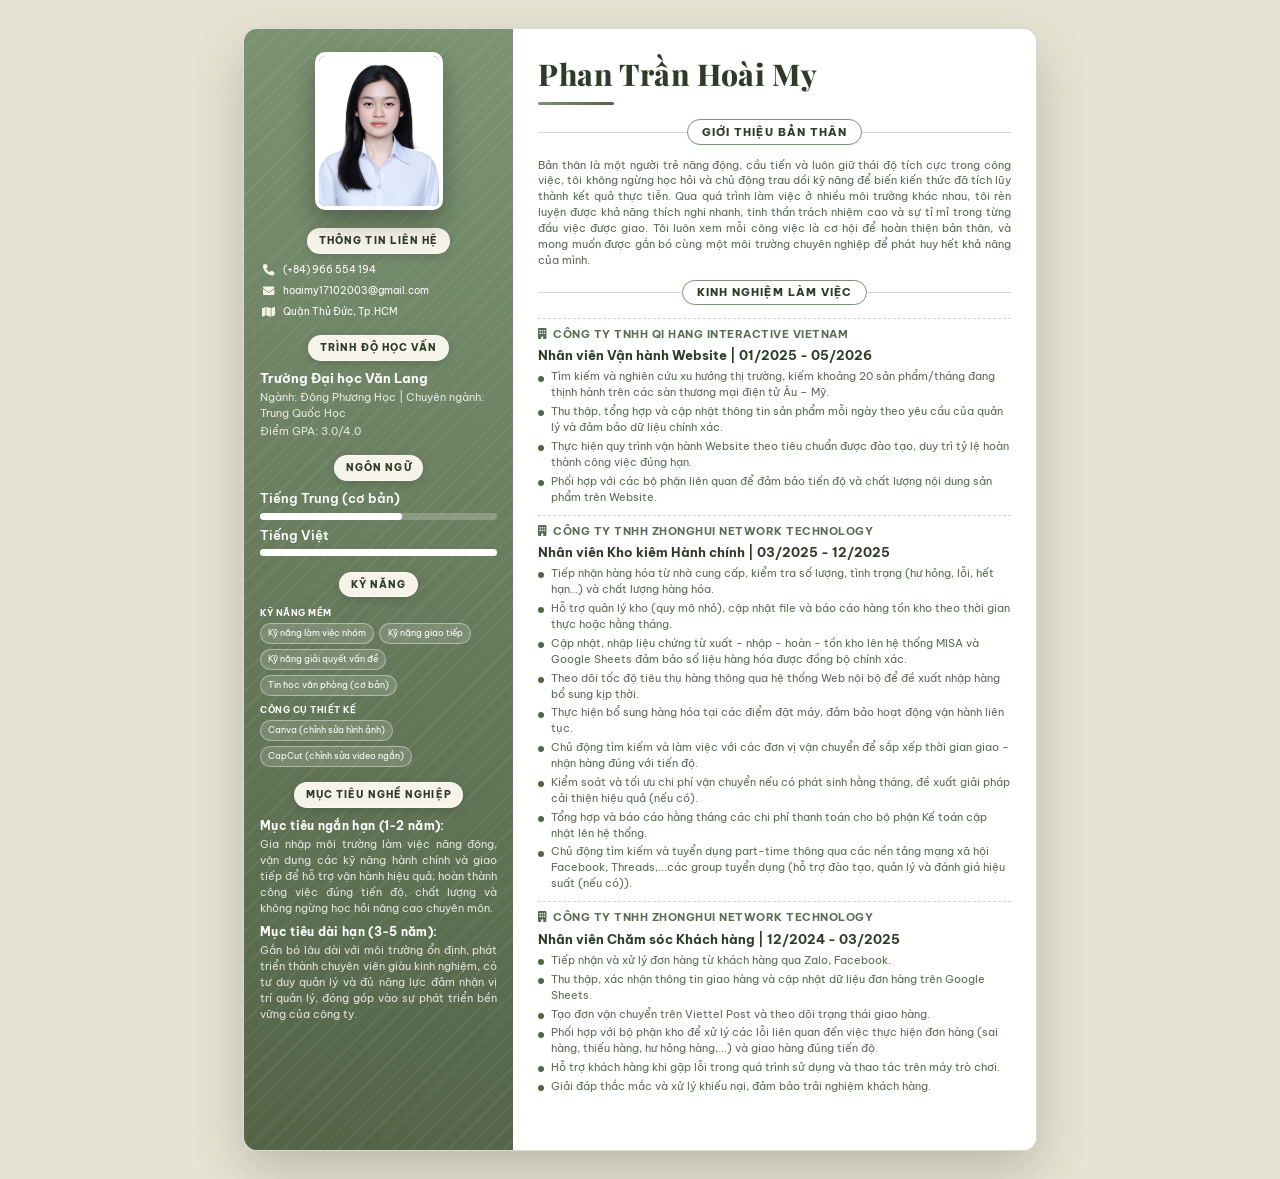
<file: index.html>
<html>

<head>
  <meta charset="UTF-8" />
  <meta name="viewport" content="width=device-width, initial-scale=1.0" />
  <link href="style.css" rel="stylesheet" />
  <link rel="stylesheet" href="https://cdnjs.cloudflare.com/ajax/libs/font-awesome/6.4.0/css/all.min.css" />
  <link rel="preconnect" href="https://fonts.googleapis.com" />
  <link rel="preconnect" href="https://fonts.gstatic.com" crossorigin />
  <link
    href="https://fonts.googleapis.com/css2?family=Be+Vietnam+Pro:wght@400;500;600;700;800&family=Playfair+Display:wght@700;800;900&display=swap"
    rel="stylesheet" />
  <title>Phan Trần Hoài My</title>
</head>

<body>
  <div class="cv">
    <aside class="sidebar">
      <div class="sidebar-photo">
        <img src="avatar.jpg" alt="Avatar" id="avatar" />
      </div>

      <section class="contact">
        <h2><span>Thông tin liên hệ</span></h2>
        <div class="contact-list">
          <p>
            <i class="fa fa-phone" aria-hidden="true"></i>
            <a href="callto:+84966554194">(+84) 966 554 194</a>
          </p>
          <p>
            <i class="fa fa-envelope" aria-hidden="true"></i>
            <a href="mailto:hoaimy17102003@gmail.com">hoaimy17102003@gmail.com</a>
          </p>
          <p>
            <i class="fa fa-map" aria-hidden="true"></i>
            <a href="https://www.google.com/maps/place/Th%E1%BB%A7+%C4%90%E1%BB%A9c+District,+Ho+Chi+Minh+City,+Vietnam/@10.8547564,106.7119431,13z/data=!3m1!4b1!4m6!3m5!1s0x3174d85e042bf04b:0xbb26baec1664394d!8m2!3d10.8576945!4d106.7411559!16s%2Fg%2F11qpnyr11y?entry=ttu&g_ep=EgoyMDI0MTIwOC4wIKXMDSoASAFQAw%3D%3D"
              target="_blank">Quận Thủ Đức, Tp.HCM</a>
          </p>
        </div>
      </section>

      <section class="edu">
        <h2><span>Trình độ học vấn</span></h2>
        <p><strong>Trường Đại học Văn Lang</strong></p>
        <p>Ngành: Đông Phương Học | Chuyên ngành: Trung Quốc Học</p>
        <p>Điểm GPA: 3.0/4.0</p>
      </section>

      <section class="languages">
        <h2><span>Ngôn ngữ</span></h2>
        <div class="language">
          <p>Tiếng Trung (cơ bản)</p>
          <div class="level-bar">
            <span class="level-chinese"></span>
          </div>
        </div>

        <div class="language">
          <p>Tiếng Việt</p>
          <div class="level-bar">
            <span class="level-vietnamese"></span>
          </div>
        </div>
      </section>

      <section class="skills">
        <h2><span>Kỹ năng</span></h2>
        <div class="skills-container">
          <div class="category">
            <p><strong>Kỹ năng mềm</strong></p>
            <ul>
              <li>Kỹ năng làm việc nhóm</li>
              <li>Kỹ năng giao tiếp</li>
              <li>Kỹ năng giải quyết vấn đề</li>
              <li>Tin học văn phòng (cơ bản)</li>
            </ul>
          </div>
          <div class="category">
            <p><strong>Công cụ thiết kế</strong></p>
            <ul>
              <li>Canva (chỉnh sửa hình ảnh)</li>
              <li>CapCut (chỉnh sửa video ngắn)</li>
            </ul>
          </div>
        </div>
      </section>

      <section class="goals">
        <h2><span>Mục tiêu nghề nghiệp</span></h2>
        <h3>Mục tiêu ngắn hạn (1-2 năm):</h3>
        <p>
          Gia nhập môi trường làm việc năng động, vận dụng các kỹ năng hành chính và giao tiếp để hỗ trợ vận hành hiệu
          quả; hoàn thành công việc đúng tiến độ, chất lượng và không ngừng học hỏi nâng cao chuyên môn.
        </p>
        <h3>Mục tiêu dài hạn (3-5 năm):</h3>
        <p>
          Gắn bó lâu dài với môi trường ổn định, phát triển thành chuyên viên giàu kinh nghiệm, có tư duy quản lý
          và đủ năng lực đảm nhận vị trí quản lý, đóng góp vào sự phát triển bền vững của công ty.
        </p>
      </section>
    </aside>

    <main class="content">
      <div class="content-header">
        <h1>Phan Trần Hoài My</h1>
        <!-- <h1 id="chineseName">Vị trí ứng tuyển</h1> -->
      </div>

      <section class="about">
        <h2><span>GIỚI THIỆU BẢN THÂN</span></h2>
        <p id="about">
          Bản thân là một người trẻ năng động, cầu tiến và luôn giữ thái độ tích cực trong công việc, tôi không ngừng học hỏi và chủ động trau dồi kỹ năng để biến kiến thức đã tích lũy thành kết quả thực tiễn. Qua quá trình làm việc ở nhiều môi trường khác nhau, tôi rèn luyện được khả năng thích nghi nhanh, tinh thần trách nhiệm cao và sự tỉ mỉ trong từng đầu việc được giao. Tôi luôn xem mỗi công việc là cơ hội để hoàn thiện bản thân, và mong muốn được gắn bó cùng một môi trường chuyên nghiệp để phát huy hết khả năng của mình.
        </p>
      </section>

      <section class="experience">
        <h2><span>KINH NGHIỆM LÀM VIỆC</span></h2>
        <div class="job">
          <p class="job-company"><i class="fa-solid fa-building"></i> <strong>Công ty TNHH QI HANG Interactive
              Vietnam</strong></p>
          <h3>Nhân viên Vận hành Website | 01/2025 - 05/2026</h3>
          <ul>
            <li>Tìm kiếm và nghiên cứu xu hướng thị trường, kiếm khoảng 20 sản phẩm/tháng đang thịnh hành trên các sàn
              thương mại điện tử Âu – Mỹ.</li>
            <li>Thu thập, tổng hợp và cập nhật thông tin sản phẩm mỗi ngày theo yêu cầu của quản lý và đảm bảo dữ liệu
              chính xác.</li>
            <li>Thực hiện quy trình vận hành Website theo tiêu chuẩn được đào tạo, duy trì tỷ lệ hoàn thành công việc
              đúng hạn.</li>
            <li>Phối hợp với các bộ phận liên quan để đảm bảo tiến độ và chất lượng nội dung sản phẩm trên Website.
            </li>
          </ul>
        </div>
        <div class="job">
          <p class="job-company"><i class="fa-solid fa-building"></i> <strong>Công ty TNHH Zhonghui Network
              Technology</strong></p>
          <h3>Nhân viên Kho kiêm Hành chính | 03/2025 - 12/2025</h3>
          <ul>
            <li>Tiếp nhận hàng hóa từ nhà cung cấp, kiểm tra số lượng, tình trạng (hư hỏng, lỗi, hết hạn…) và chất lượng hàng hóa.</li>
            <li>Hỗ trợ quản lý kho (quy mô nhỏ), cập nhật file và báo cáo hàng tồn kho theo thời gian thực hoặc
              hằng tháng.</li>
            <li>Cập nhật, nhập liệu chứng từ xuất - nhập - hoàn - tồn kho lên hệ thống MISA và Google
Sheets đảm bảo số liệu hàng hóa được đồng bộ chính xác.</li>
            <li>Theo dõi tốc độ tiêu thụ hàng thông qua hệ thống Web nội bộ để đề xuất nhập hàng bổ sung kịp thời.</li>
            <li>Thực hiện bổ sung hàng hóa tại các điểm đặt máy, đảm bảo hoạt động vận hành liên tục.</li>
            <li>Chủ động tìm kiếm và làm việc với các đơn vị vận chuyển để sắp xếp thời gian giao - nhận hàng đúng với tiến độ.</li>
            <li>Kiểm soát và tối ưu chi phí vận chuyển nếu có phát sinh hằng tháng, đề xuất giải pháp cải thiện hiệu quả (nếu có).</li>
            <li>Tổng hợp và báo cáo hằng tháng các chi phí thanh toán cho bộ phận Kế toán cập nhật lên hệ thống.</li>
            <li>Chủ động tìm kiếm và tuyển dụng part-time thông qua các nền tảng mạng xã hội Facebook, Threads,...các group tuyển dụng (hỗ trợ đào tạo, quản lý và đánh giá hiệu suất (nếu có)).</li>
          </ul>
        </div>
        <div class="job">
          <p class="job-company"><i class="fa-solid fa-building"></i> <strong>Công ty TNHH Zhonghui Network
              Technology</strong></p>
          <h3>Nhân viên Chăm sóc Khách hàng | 12/2024 - 03/2025</h3>
          <ul>
            <li>Tiếp nhận và xử lý đơn hàng từ khách hàng qua Zalo, Facebook.</li>
            <li>Thu thập, xác nhận thông tin giao hàng và cập nhật dữ liệu đơn hàng trên Google Sheets.</li>
            <li>Tạo đơn vận chuyển trên Viettel Post và theo dõi trạng thái giao hàng.</li>
            <li>Phối hợp với bộ phận kho để xử lý các lỗi liên quan đến việc thực hiện đơn hàng (sai hàng, thiếu hàng, hư hỏng hàng,...) và giao hàng đúng tiến độ.</li>
            <li>Hỗ trợ khách hàng khi gặp lỗi trong quá trình sử dụng và thao tác trên máy trò chơi.</li>
            <li>Giải đáp thắc mắc và xử lý khiếu nại, đảm bảo trải nghiệm khách hàng.</li>
          </ul>
        </div>
      </section>
    </main>
  </div>
</body>

</html>
</file>
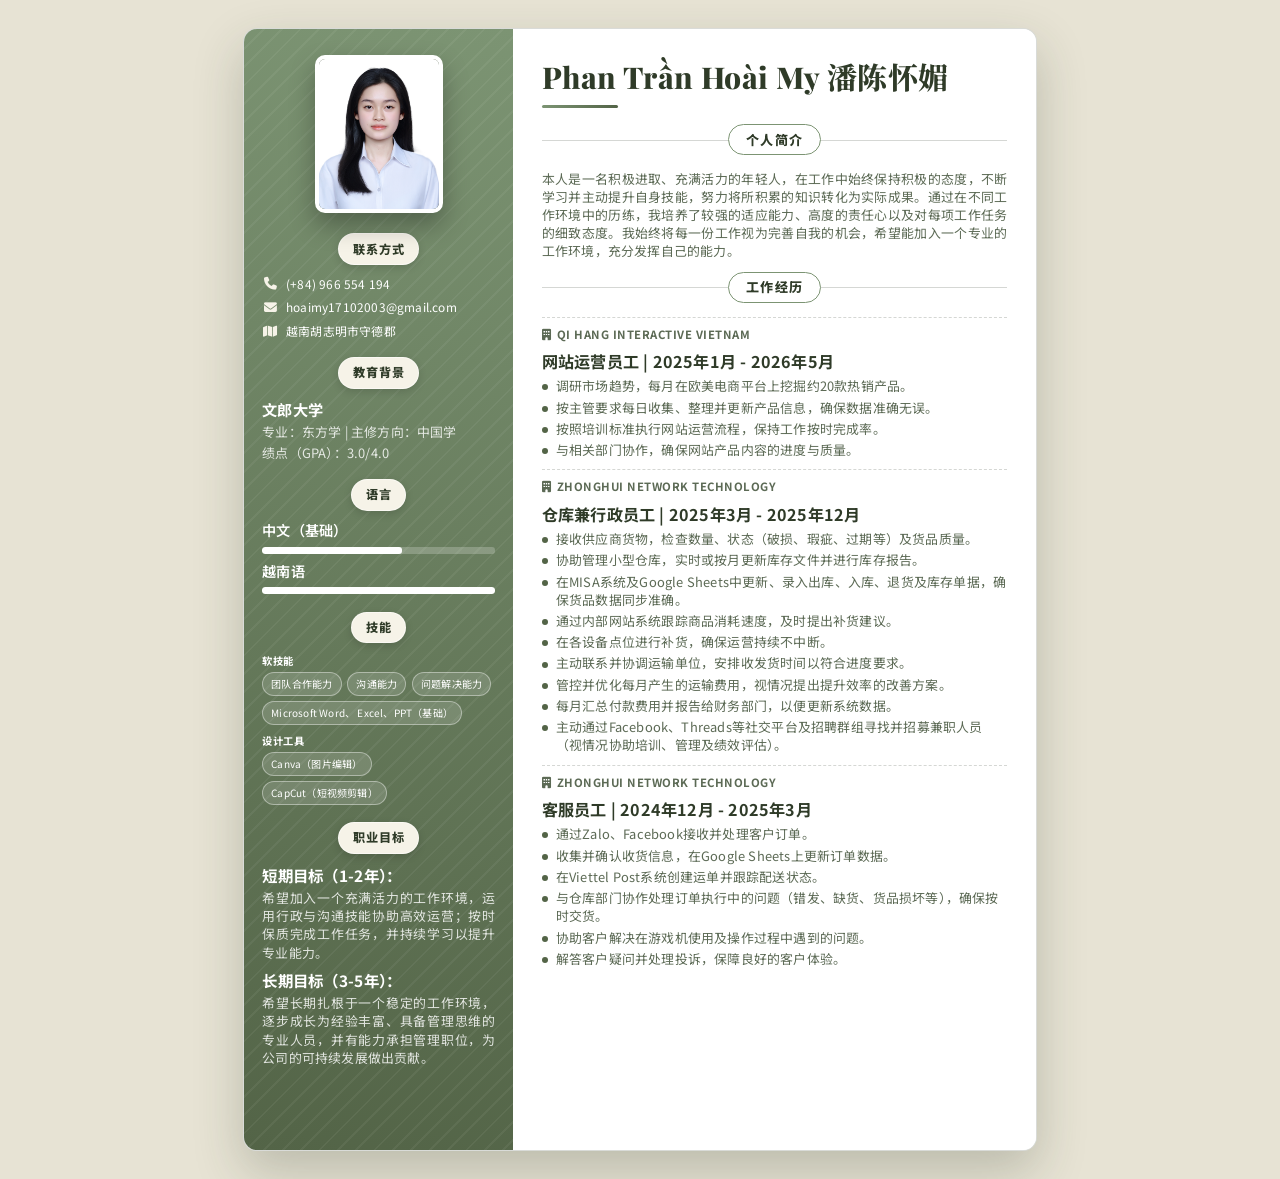
<file: index-zh.html>
<html lang="zh-CN">

<head>
  <meta charset="UTF-8" />
  <meta name="viewport" content="width=device-width, initial-scale=1.0" />
  <link href="style.css" rel="stylesheet" />
  <link rel="stylesheet" href="https://cdnjs.cloudflare.com/ajax/libs/font-awesome/6.4.0/css/all.min.css" />
  <link rel="preconnect" href="https://fonts.googleapis.com" />
  <link rel="preconnect" href="https://fonts.gstatic.com" crossorigin />
  <link
    href="https://fonts.googleapis.com/css2?family=Be+Vietnam+Pro:wght@400;500;600;700;800&family=Playfair+Display:wght@700;800;900&family=Noto+Sans+SC:wght@400;500;600;700;800&family=Noto+Serif+SC:wght@700;800;900&display=swap"
    rel="stylesheet" />
  <title>Phan Trần Hoài My</title>
</head>

<body>
  <div class="cv">
    <aside class="sidebar">
      <div class="sidebar-photo">
        <img src="avatar.jpg" alt="Avatar" id="avatar" />
      </div>

      <section class="contact">
        <h2><span>联系方式</span></h2>
        <div class="contact-list">
          <p>
            <i class="fa fa-phone" aria-hidden="true"></i>
            <a href="callto:+84966554194">(+84) 966 554 194</a>
          </p>
          <p>
            <i class="fa fa-envelope" aria-hidden="true"></i>
            <a href="mailto:hoaimy17102003@gmail.com">hoaimy17102003@gmail.com</a>
          </p>
          <p>
            <i class="fa fa-map" aria-hidden="true"></i>
            <a href="https://www.google.com/maps/place/Th%E1%BB%A7+%C4%90%E1%BB%A9c+District,+Ho+Chi+Minh+City,+Vietnam/@10.8547564,106.7119431,13z/data=!3m1!4b1!4m6!3m5!1s0x3174d85e042bf04b:0xbb26baec1664394d!8m2!3d10.8576945!4d106.7411559!16s%2Fg%2F11qpnyr11y?entry=ttu&g_ep=EgoyMDI0MTIwOC4wIKXMDSoASAFQAw%3D%3D"
              target="_blank">越南胡志明市守德郡</a>
          </p>
        </div>
      </section>

      <section class="edu">
        <h2><span>教育背景</span></h2>
        <p><strong>文郎大学</strong></p>
        <p>专业：东方学 | 主修方向：中国学</p>
        <p>绩点（GPA）：3.0/4.0</p>
      </section>

      <section class="languages">
        <h2><span>语言</span></h2>
        <div class="language">
          <p>中文（基础）</p>
          <div class="level-bar">
            <span class="level-chinese"></span>
          </div>
        </div>

        <div class="language">
          <p>越南语</p>
          <div class="level-bar">
            <span class="level-vietnamese"></span>
          </div>
        </div>
      </section>

      <section class="skills">
        <h2><span>技能</span></h2>
        <div class="skills-container">
          <div class="category">
            <p><strong>软技能</strong></p>
            <ul>
              <li>团队合作能力</li>
              <li>沟通能力</li>
              <li>问题解决能力</li>
              <li>Microsoft Word、 Excel、PPT（基础）</li>
            </ul>
          </div>
          <div class="category">
            <p><strong>设计工具</strong></p>
            <ul>
              <li>Canva（图片编辑）</li>
              <li>CapCut（短视频剪辑）</li>
            </ul>
          </div>
        </div>
      </section>

      <section class="goals">
        <h2><span>职业目标</span></h2>
        <h3>短期目标（1-2年）：</h3>
        <p>
          希望加入一个充满活力的工作环境，运用行政与沟通技能协助高效运营；按时保质完成工作任务，并持续学习以提升专业能力。
        </p>
        <h3>长期目标（3-5年）：</h3>
        <p>
          希望长期扎根于一个稳定的工作环境，逐步成长为经验丰富、具备管理思维的专业人员，并有能力承担管理职位，为公司的可持续发展做出贡献。
        </p>
      </section>
    </aside>

    <main class="content">
      <div class="content-header">
        <h1>Phan Trần Hoài My 潘陈怀媚</h1>
        <!-- <h1 id="chineseName">应聘职位</h1> -->
      </div>

      <section class="about">
        <h2><span>个人简介</span></h2>
        <p id="about">
          本人是一名积极进取、充满活力的年轻人，在工作中始终保持积极的态度，不断学习并主动提升自身技能，努力将所积累的知识转化为实际成果。通过在不同工作环境中的历练，我培养了较强的适应能力、高度的责任心以及对每项工作任务的细致态度。我始终将每一份工作视为完善自我的机会，希望能加入一个专业的工作环境，充分发挥自己的能力。
        </p>
      </section>

      <section class="experience">
        <h2><span>工作经历</span></h2>
        <div class="job">
          <p class="job-company"><i class="fa-solid fa-building"></i> <strong>QI HANG Interactive
              Vietnam</strong></p>
          <h3>网站运营员工 | 2025年1月 - 2026年5月</h3>
          <ul>
            <li>调研市场趋势，每月在欧美电商平台上挖掘约20款热销产品。</li>
            <li>按主管要求每日收集、整理并更新产品信息，确保数据准确无误。</li>
            <li>按照培训标准执行网站运营流程，保持工作按时完成率。</li>
            <li>与相关部门协作，确保网站产品内容的进度与质量。</li>
          </ul>
        </div>
        <div class="job">
          <p class="job-company"><i class="fa-solid fa-building"></i> <strong>Zhonghui Network
              Technology</strong></p>
          <h3>仓库兼行政员工 | 2025年3月 - 2025年12月</h3>
          <ul>
            <li>接收供应商货物，检查数量、状态（破损、瑕疵、过期等）及货品质量。</li>
            <li>协助管理小型仓库，实时或按月更新库存文件并进行库存报告。</li>
            <li>在MISA系统及Google Sheets中更新、录入出库、入库、退货及库存单据，确保货品数据同步准确。</li>
            <li>通过内部网站系统跟踪商品消耗速度，及时提出补货建议。</li>
            <li>在各设备点位进行补货，确保运营持续不中断。</li>
            <li>主动联系并协调运输单位，安排收发货时间以符合进度要求。</li>
            <li>管控并优化每月产生的运输费用，视情况提出提升效率的改善方案。</li>
            <li>每月汇总付款费用并报告给财务部门，以便更新系统数据。</li>
            <li>主动通过Facebook、Threads等社交平台及招聘群组寻找并招募兼职人员（视情况协助培训、管理及绩效评估）。</li>
          </ul>
        </div>
        <div class="job">
          <p class="job-company"><i class="fa-solid fa-building"></i> <strong>Zhonghui Network
              Technology</strong></p>
          <h3>客服员工 | 2024年12月 - 2025年3月</h3>
          <ul>
            <li>通过Zalo、Facebook接收并处理客户订单。</li>
            <li>收集并确认收货信息，在Google Sheets上更新订单数据。</li>
            <li>在Viettel Post系统创建运单并跟踪配送状态。</li>
            <li>与仓库部门协作处理订单执行中的问题（错发、缺货、货品损坏等），确保按时交货。</li>
            <li>协助客户解决在游戏机使用及操作过程中遇到的问题。</li>
            <li>解答客户疑问并处理投诉，保障良好的客户体验。</li>
          </ul>
        </div>
      </section>
    </main>
  </div>
</body>

</html>
</file>
<file: style.css>
:root {
  --sage-deep: #536447;
  --sage: #7c9473;
  --sage-soft: #a9bd98;
  --cream: #f6f3e8;
  --ink: #2f3b28;
  --text-muted: #5c6a55;
  --divider-green: rgba(47, 59, 40, 0.2);
  --page-bg: #e7e3d4;
}

* {
  box-sizing: border-box;
}

body {
  font-family:
    "Be Vietnam Pro",
    "Segoe UI",
    -apple-system,
    BlinkMacSystemFont,
    sans-serif;
  font-size: 11.4px;
  line-height: 1.42;
  color: var(--text-muted);
  margin: 0;
  padding: 0;
  background-color: var(--page-bg);
}

/* Chinese CJK text is denser than the Vietnamese original at the same
   font-size, leaving the A4 page under-filled — scale it up to match.
   "Be Vietnam Pro" has no CJK glyphs, so Chinese text falls back to
   whatever the OS happens to have — swap in a proper CJK typeface and
   give it a touch of letter-spacing for legibility. */
html[lang="zh-CN"] body {
  font-family:
    "Noto Sans SC",
    "Be Vietnam Pro",
    "Segoe UI",
    -apple-system,
    BlinkMacSystemFont,
    sans-serif;
  font-size: 12.9px;
  letter-spacing: 0.2px;
}

html[lang="zh-CN"] .content-header h1 {
  font-family: "Playfair Display", "Noto Serif SC", "Be Vietnam Pro", serif;
}

/* CJK glyphs fill their em-box more solidly than Latin letters, so the
   same em-ratios used for the Vietnamese version read as a flatter
   hierarchy here — give headings/labels extra lift relative to body
   text so job titles and section pills stay clearly dominant. */
html[lang="zh-CN"] .content h3 {
  font-size: 1.25em;
}

html[lang="zh-CN"] .goals h3 {
  font-size: 1.2em;
}

html[lang="zh-CN"] .sidebar h2 span {
  font-size: 0.86em;
}

html[lang="zh-CN"] .content section > h2 span {
  font-size: 0.92em;
}

html[lang="zh-CN"] .job-company {
  font-size: 0.88em;
}

html[lang="zh-CN"] .edu p strong {
  font-size: 1.18em;
}

i {
  margin-right: 0.5em;
}

p {
  margin: 0.2em auto;
  line-height: 1.4;
}

h2 {
  font-size: 1.1em;
  font-weight: 700;
  margin: 0;
}

.cv {
  width: 210mm;
  min-height: 297mm;
  margin: 28px auto;
  border-radius: 14px;
  overflow: hidden;
  box-shadow: 0 20px 50px rgba(47, 59, 40, 0.24);
  border: 1px solid rgba(47, 59, 40, 0.18);
  background-color: #ffffff;
  display: flex;
}

/* ================= SIDEBAR ================= */

.sidebar {
  width: 34%;
  flex-shrink: 0;
  background-image:
    repeating-linear-gradient(
      135deg,
      rgba(255, 255, 255, 0.05) 0 2px,
      transparent 2px 13px
    ),
    linear-gradient(190deg, var(--sage) 0%, var(--sage-deep) 100%);
  color: rgba(255, 255, 255, 0.88);
  padding: 2em 1.4em 1.6em;
  -webkit-print-color-adjust: exact;
  print-color-adjust: exact;
}

.sidebar-photo {
  position: relative;
  width: 128px;
  height: 158px;
  margin: 0 auto 1.6em;
  border-radius: 10px;
  overflow: hidden;
  background-color: #3f4d36;
  border: 4px solid #ffffff;
  box-shadow: 0 12px 26px rgba(0, 0, 0, 0.3);
}

.sidebar-photo::before {
  content: "";
  position: absolute;
  inset: -9px;
  border: 2px solid rgba(255, 255, 255, 0.45);
  border-radius: 16px;
  transform: rotate(-4deg);
  z-index: -1;
}

.sidebar-photo img {
  width: 100%;
  height: 100%;
  object-fit: cover;
  object-position: center top;
  display: block;
}

.sidebar section {
  margin-bottom: 1.35em;
}

.sidebar section:last-child {
  margin-bottom: 0;
}

.sidebar h2 {
  display: table;
  margin: 0 auto 0.75em;
}

.sidebar h2 span {
  display: inline-block;
  background-color: var(--cream);
  color: var(--ink);
  font-size: 0.78em;
  font-weight: 800;
  letter-spacing: 1.1px;
  text-transform: uppercase;
  padding: 0.5em 1.1em;
  border-radius: 999px;
  border: 1.5px solid rgba(255, 255, 255, 0.55);
  box-shadow: 0 3px 8px rgba(0, 0, 0, 0.14);
}

.sidebar p {
  color: rgba(255, 255, 255, 0.82);
  font-size: 1em;
}

.sidebar section p strong {
  color: #ffffff;
}

.edu p strong {
  font-size: 1.1em;
}

.contact-list p {
  display: flex;
  align-items: center;
  gap: 0.6em;
  margin: 0 0 0.55em;
}

.contact-list p:last-child {
  margin-bottom: 0;
}

.contact-list i {
  flex-shrink: 0;
  width: 16px;
  text-align: center;
  margin-right: 0;
  color: var(--cream);
}

.contact-list a {
  color: #ffffff;
  text-decoration: none;
  font-size: 0.92em;
}

.contact-list a:hover {
  color: var(--cream);
  text-decoration: underline;
}

.skills-container .category:not(:last-child) {
  margin-bottom: 0.7em;
}

.skills-container .category > p {
  margin: 0 0 0.4em;
  font-weight: 600;
  color: rgba(255, 255, 255, 0.78);
  font-size: 0.8em;
  text-transform: uppercase;
  letter-spacing: 0.5px;
}

.skills-container .category ul {
  list-style-type: none;
  padding-left: 0;
  margin: 0;
  display: flex;
  flex-wrap: wrap;
  gap: 0.45em;
}

.skills-container .category li {
  padding: 0.35em 0.8em;
  border-radius: 20px;
  font-size: 0.78em;
  color: #ffffff;
  background-color: rgba(255, 255, 255, 0.14);
  border: 1px solid rgba(255, 255, 255, 0.4);
  margin: 0;
}

.languages .language {
  margin: 0 0 0.6em;
}

.languages .language:last-child {
  margin-bottom: 0;
}

.languages .language p {
  margin: 0 0 0.4em;
  font-weight: 600;
  color: #ffffff;
  font-size: 1.1em;
}

.level-bar {
  background-color: rgba(255, 255, 255, 0.22);
  border-radius: 3px;
  overflow: hidden;
  height: 7px;
}

.level-bar span {
  display: block;
  height: 100%;
  border-radius: 3px;
  background-color: #ffffff;
}

.level-chinese {
  width: 60%;
}

.level-vietnamese {
  width: 100%;
}

.goals h3 {
  color: #ffffff;
  font-size: 1.08em;
  font-weight: 700;
  letter-spacing: 0.3px;
  margin: 0.5em 0 0.2em;
}

.goals h3:first-of-type {
  margin-top: 0;
}

.goals p {
  font-size: 1em;
  color: rgba(255, 255, 255, 0.82);
  text-align: justify;
}

/* ---- Right main content ---- */

.content {
  flex: 1;
  min-width: 0;
  background-color: #ffffff;
  padding: 2.1em 2.2em 1.6em;
}

.content-header {
  margin-bottom: 1.3em;
}

.content-header h1 {
  font-family: "Playfair Display", "Be Vietnam Pro", serif;
  font-size: 30px;
  font-weight: 800;
  letter-spacing: 0.4px;
  color: var(--ink);
  margin: 0;
  position: relative;
  padding-bottom: 0.3em;
}

.content-header h1::after {
  content: "";
  position: absolute;
  left: 0;
  bottom: 0;
  width: 76px;
  height: 3px;
  border-radius: 2px;
  background: linear-gradient(90deg, var(--sage), var(--sage-deep));
}

.content p {
  text-align: justify;
  padding-left: 0;
  margin-left: 0;
  color: var(--text-muted);
  margin-bottom: 0.25em;
}

.content ul {
  list-style: none;
  padding-left: 0;
  margin: 0.35em 0 0.6em;
}

.content ul li {
  position: relative;
  padding-left: 1.1em;
  margin-bottom: 0.25em;
  line-height: 1.4;
  color: var(--text-muted);
  font-size: 1em;
}

.content ul li::before {
  content: "";
  position: absolute;
  left: 0;
  top: 0.55em;
  width: 6px;
  height: 6px;
  border-radius: 50%;
  background-color: var(--sage-deep);
}

.content section {
  margin-bottom: 0.9em;
}

.content section:last-child {
  margin-bottom: 0;
}

.content section > h2 {
  position: relative;
  text-align: center;
  margin: 0 0 1em;
}

.content section > h2::before {
  content: "";
  position: absolute;
  top: 50%;
  left: 0;
  right: 0;
  height: 1px;
  background: var(--divider-green);
}

.content section > h2 span {
  position: relative;
  display: inline-block;
  background-color: #ffffff;
  color: var(--ink);
  font-weight: 800;
  font-size: 0.85em;
  letter-spacing: 1.1px;
  text-transform: uppercase;
  padding: 0.4em 1.3em;
  border: 1.5px solid var(--sage);
  border-radius: 999px;
}

.content h3 {
  margin: 0.45em 0 0.2em;
  font-size: 1.1em;
  color: var(--ink);
  font-weight: 700;
}

.experience .job:not(:first-child) {
  margin-top: 0.8em;
  padding-top: 0.7em;
  border-top: 1px dashed var(--divider-green);
}

.job-company {
  display: flex;
  align-items: center;
  gap: 0.5em;
  color: var(--sage-deep);
  text-transform: uppercase;
  font-size: 0.95em;
  font-weight: 800;
  letter-spacing: 0.5px;
  text-align: left;
  margin: 0;
}

.job-company i {
  margin-right: 0;
  font-size: 1.05em;
}

@page {
  size: A4;
  margin: 0;
}

@media print {
  body {
    background-color: white;
    margin: 0;
    -webkit-print-color-adjust: exact;
    print-color-adjust: exact;
  }

  .cv {
    box-shadow: none;
    border-radius: 0;
    border: none;
    margin: 0;
    min-height: 297mm;
  }

  section {
    break-inside: avoid;
  }

  h2,
  h3 {
    break-after: avoid;
  }

  ul {
    break-inside: avoid;
  }
}
</file>
